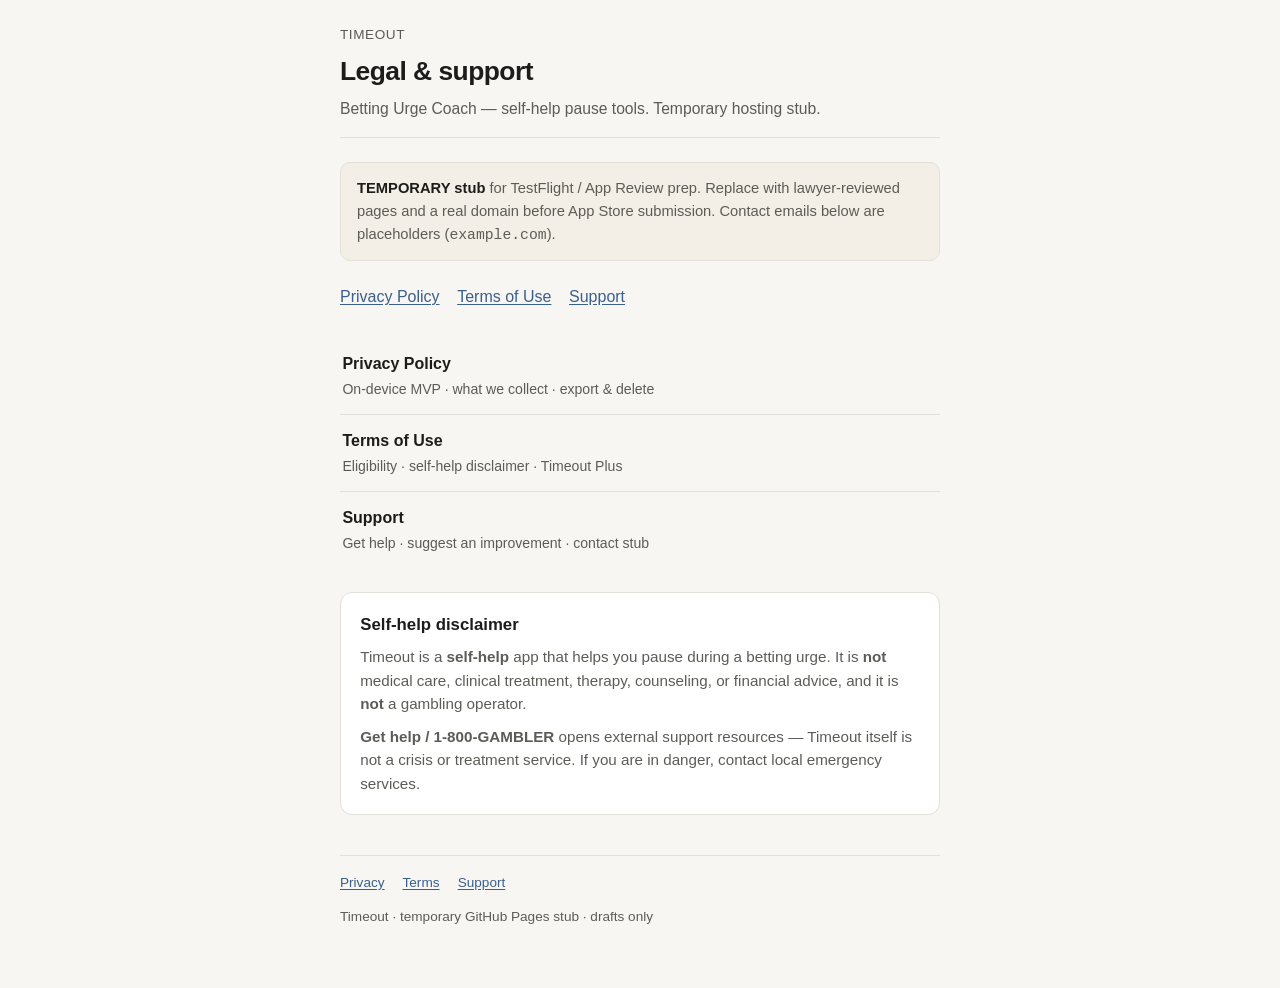
<file: index.html>
<!DOCTYPE html>
<html lang="en">
<head>
  <meta charset="utf-8" />
  <meta name="viewport" content="width=device-width, initial-scale=1" />
  <meta name="description" content="Timeout legal and support stubs for TestFlight and App Review prep." />
  <title>Timeout — Legal &amp; Support (stub)</title>
  <link rel="stylesheet" href="styles.css" />
</head>
<body>
  <div class="wrap">
    <header>
      <p class="brand">Timeout</p>
      <h1>Legal &amp; support</h1>
      <p class="lede">Betting Urge Coach — self-help pause tools. Temporary hosting stub.</p>
    </header>

    <div class="banner" role="note">
      <strong>TEMPORARY stub</strong> for TestFlight / App Review prep.
      Replace with lawyer-reviewed pages and a real domain before App Store submission.
      Contact emails below are placeholders (<code>example.com</code>).
    </div>

    <nav class="toc" aria-label="Pages">
      <a href="privacy.html">Privacy Policy</a>
      <a href="terms.html">Terms of Use</a>
      <a href="support.html">Support</a>
    </nav>

    <ul class="links">
      <li>
        <a href="privacy.html">Privacy Policy
          <span class="hint">On-device MVP · what we collect · export &amp; delete</span>
        </a>
      </li>
      <li>
        <a href="terms.html">Terms of Use
          <span class="hint">Eligibility · self-help disclaimer · Timeout Plus</span>
        </a>
      </li>
      <li>
        <a href="support.html">Support
          <span class="hint">Get help · suggest an improvement · contact stub</span>
        </a>
      </li>
    </ul>

    <div class="card" style="margin-top:1.5rem">
      <h2>Self-help disclaimer</h2>
      <p>
        Timeout is a <strong>self-help</strong> app that helps you pause during a betting urge.
        It is <strong>not</strong> medical care, clinical treatment, therapy, counseling, or financial advice,
        and it is <strong>not</strong> a gambling operator.
      </p>
      <p>
        <strong>Get help / 1-800-GAMBLER</strong> opens external support resources —
        Timeout itself is not a crisis or treatment service.
        If you are in danger, contact local emergency services.
      </p>
    </div>

    <footer>
      <nav aria-label="Footer">
        <a href="privacy.html">Privacy</a>
        <a href="terms.html">Terms</a>
        <a href="support.html">Support</a>
      </nav>
      <p>Timeout · temporary GitHub Pages stub · drafts only</p>
    </footer>
  </div>
</body>
</html>
</file>
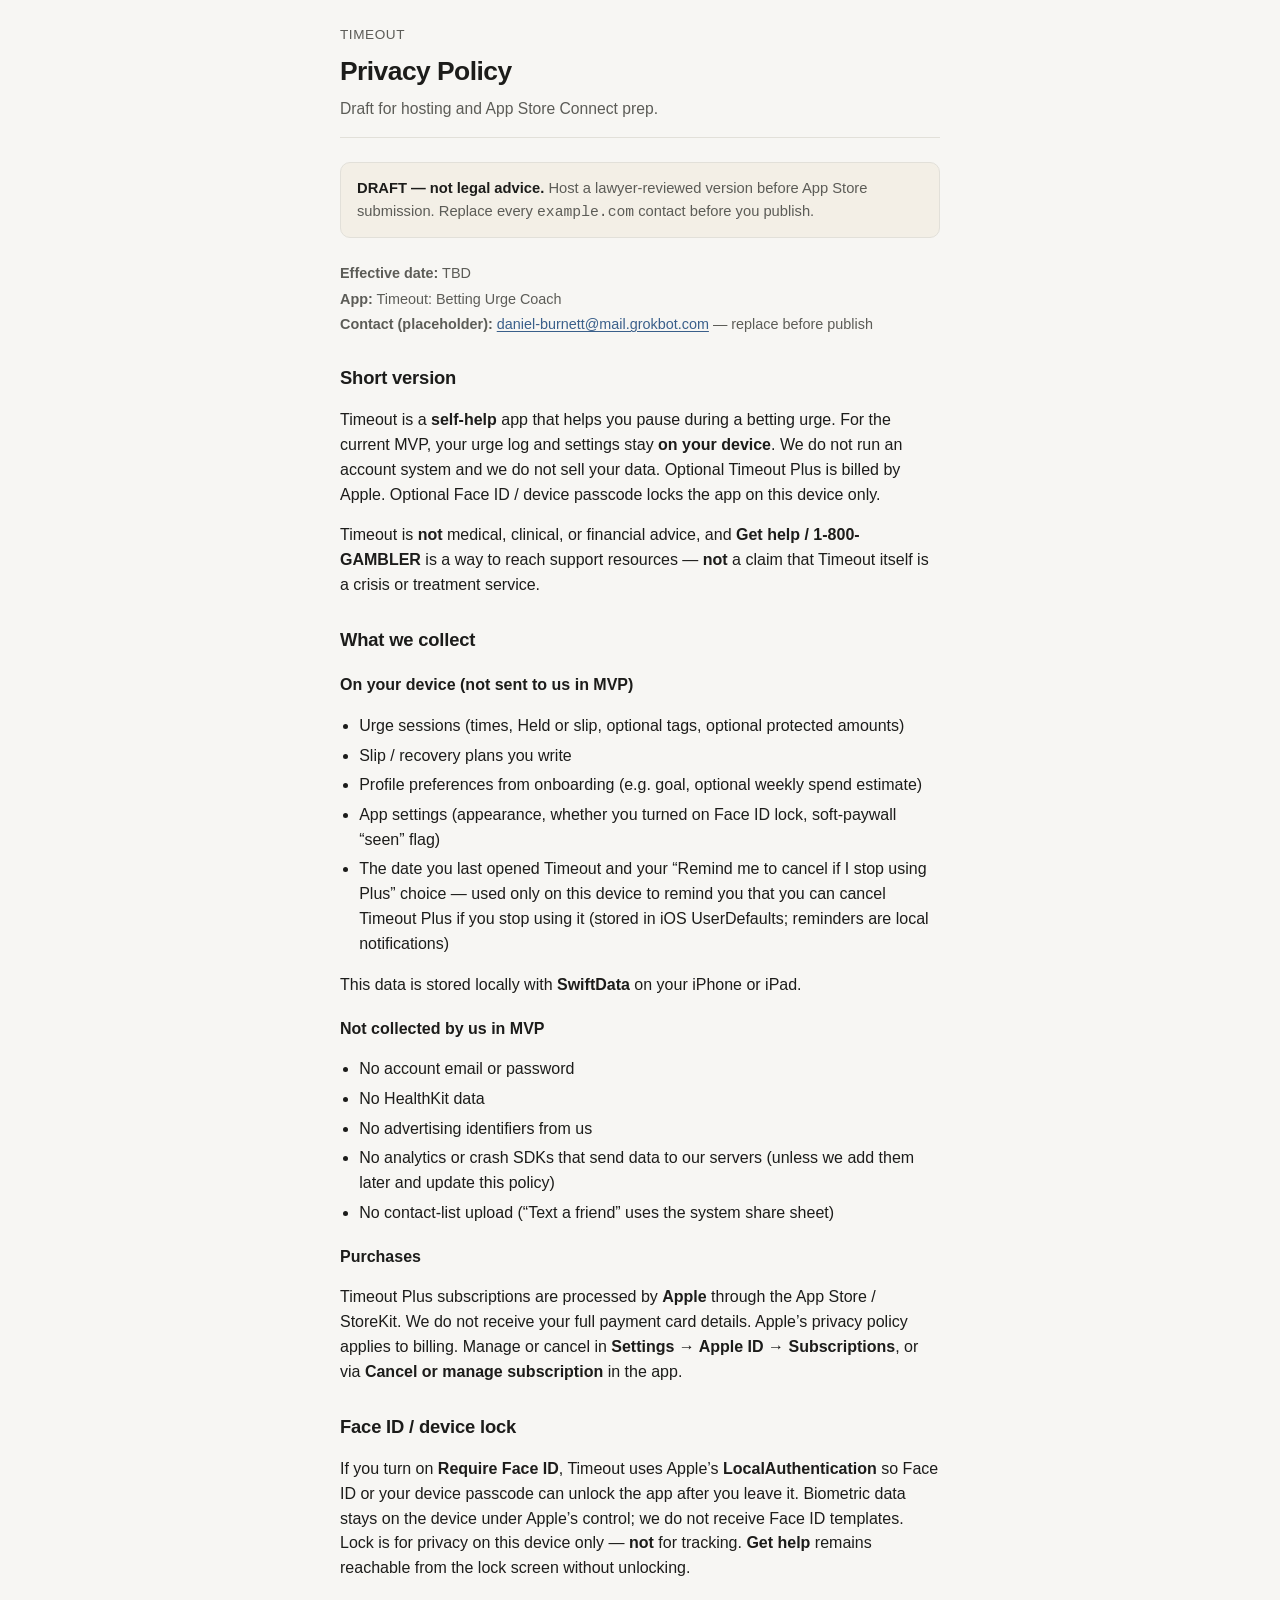
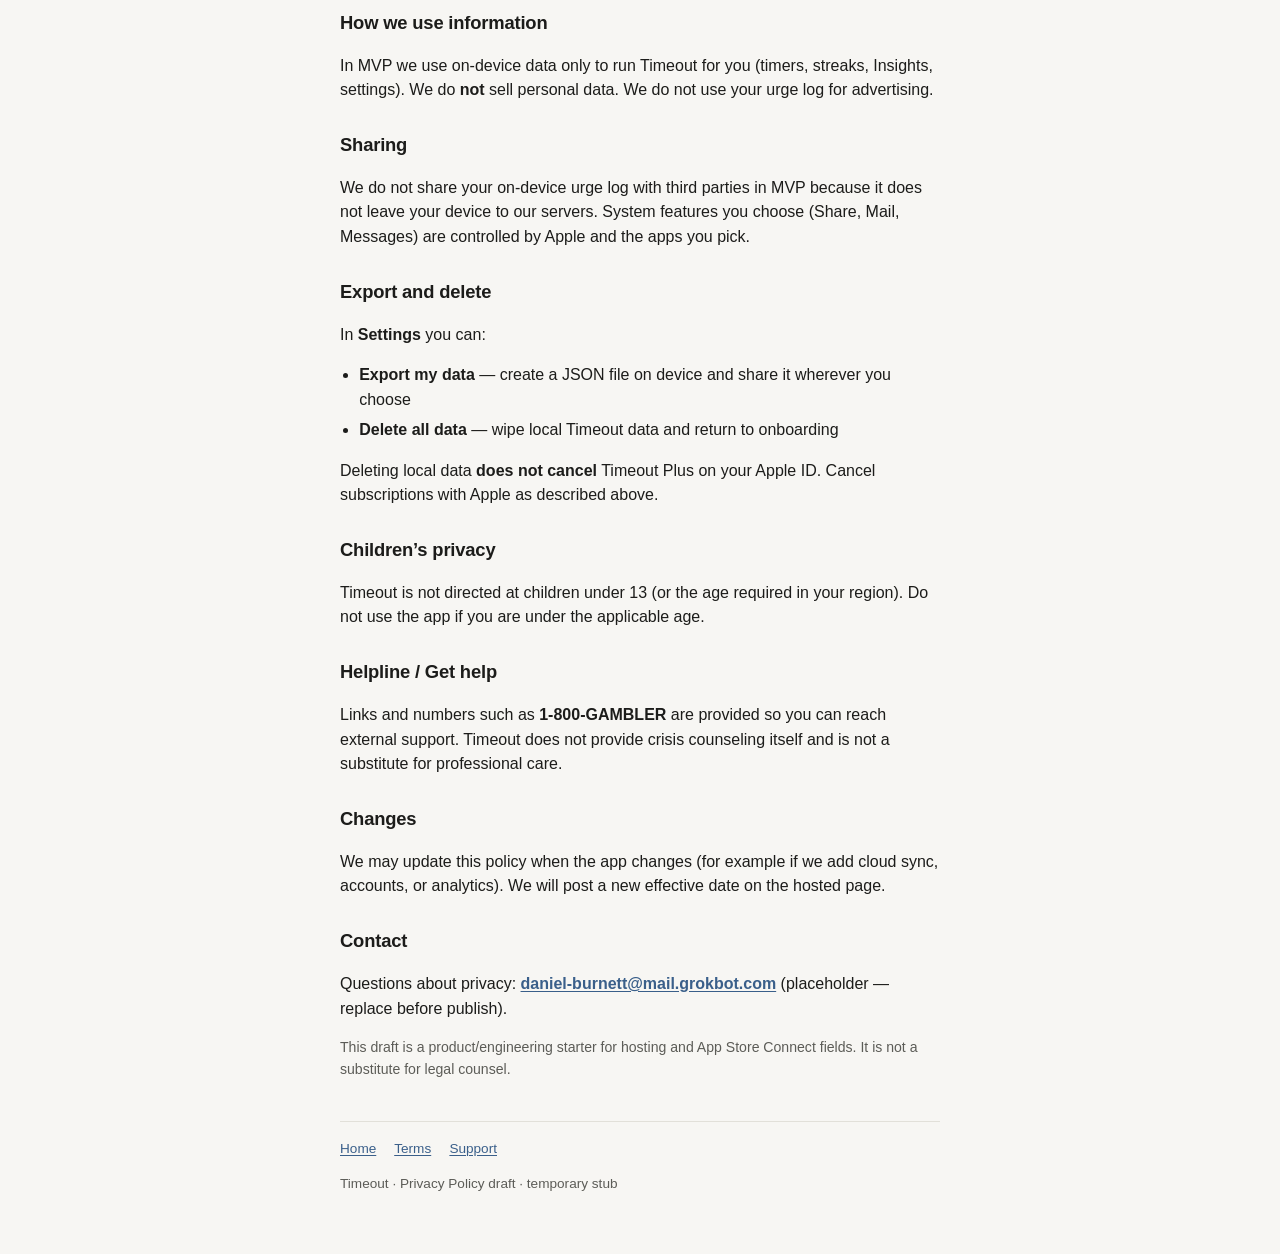
<file: privacy.html>
<!DOCTYPE html>
<html lang="en">
<head>
  <meta charset="utf-8" />
  <meta name="viewport" content="width=device-width, initial-scale=1" />
  <meta name="description" content="Timeout Privacy Policy draft — on-device MVP." />
  <title>Privacy Policy — Timeout</title>
  <link rel="stylesheet" href="styles.css" />
</head>
<body>
  <div class="wrap">
    <header>
      <p class="brand">Timeout</p>
      <h1>Privacy Policy</h1>
      <p class="lede">Draft for hosting and App Store Connect prep.</p>
    </header>

    <div class="banner" role="note">
      <strong>DRAFT — not legal advice.</strong> Host a lawyer-reviewed version before App Store submission.
      Replace every <code>example.com</code> contact before you publish.
    </div>

    <div class="meta">
      <p><strong>Effective date:</strong> TBD</p>
      <p><strong>App:</strong> Timeout: Betting Urge Coach</p>
      <p><strong>Contact (placeholder):</strong> <a href="mailto:daniel-burnett@mail.grokbot.com">daniel-burnett@mail.grokbot.com</a> — replace before publish</p>
    </div>

    <article>
      <h2>Short version</h2>
      <p>
        Timeout is a <strong>self-help</strong> app that helps you pause during a betting urge.
        For the current MVP, your urge log and settings stay <strong>on your device</strong>.
        We do not run an account system and we do not sell your data.
        Optional Timeout Plus is billed by Apple.
        Optional Face ID / device passcode locks the app on this device only.
      </p>
      <p>
        Timeout is <strong>not</strong> medical, clinical, or financial advice, and
        <strong>Get help / 1-800-GAMBLER</strong> is a way to reach support resources —
        <strong>not</strong> a claim that Timeout itself is a crisis or treatment service.
      </p>

      <h2>What we collect</h2>

      <h3>On your device (not sent to us in MVP)</h3>
      <ul>
        <li>Urge sessions (times, Held or slip, optional tags, optional protected amounts)</li>
        <li>Slip / recovery plans you write</li>
        <li>Profile preferences from onboarding (e.g. goal, optional weekly spend estimate)</li>
        <li>App settings (appearance, whether you turned on Face ID lock, soft-paywall “seen” flag)</li>
        <li>The date you last opened Timeout and your “Remind me to cancel if I stop using Plus” choice — used only on this device to remind you that you can cancel Timeout Plus if you stop using it (stored in iOS UserDefaults; reminders are local notifications)</li>
      </ul>
      <p>This data is stored locally with <strong>SwiftData</strong> on your iPhone or iPad.</p>

      <h3>Not collected by us in MVP</h3>
      <ul>
        <li>No account email or password</li>
        <li>No HealthKit data</li>
        <li>No advertising identifiers from us</li>
        <li>No analytics or crash SDKs that send data to our servers (unless we add them later and update this policy)</li>
        <li>No contact-list upload (“Text a friend” uses the system share sheet)</li>
      </ul>

      <h3>Purchases</h3>
      <p>
        Timeout Plus subscriptions are processed by <strong>Apple</strong> through the App Store / StoreKit.
        We do not receive your full payment card details. Apple’s privacy policy applies to billing.
        Manage or cancel in <strong>Settings → Apple ID → Subscriptions</strong>, or via
        <strong>Cancel or manage subscription</strong> in the app.
      </p>

      <h2>Face ID / device lock</h2>
      <p>
        If you turn on <strong>Require Face ID</strong>, Timeout uses Apple’s <strong>LocalAuthentication</strong>
        so Face ID or your device passcode can unlock the app after you leave it.
        Biometric data stays on the device under Apple’s control; we do not receive Face ID templates.
        Lock is for privacy on this device only — <strong>not</strong> for tracking.
        <strong>Get help</strong> remains reachable from the lock screen without unlocking.
      </p>

      <h2>How we use information</h2>
      <p>
        In MVP we use on-device data only to run Timeout for you (timers, streaks, Insights, settings).
        We do <strong>not</strong> sell personal data. We do not use your urge log for advertising.
      </p>

      <h2>Sharing</h2>
      <p>
        We do not share your on-device urge log with third parties in MVP because it does not leave your device to our servers.
        System features you choose (Share, Mail, Messages) are controlled by Apple and the apps you pick.
      </p>

      <h2>Export and delete</h2>
      <p>In <strong>Settings</strong> you can:</p>
      <ul>
        <li><strong>Export my data</strong> — create a JSON file on device and share it wherever you choose</li>
        <li><strong>Delete all data</strong> — wipe local Timeout data and return to onboarding</li>
      </ul>
      <p>
        Deleting local data <strong>does not cancel</strong> Timeout Plus on your Apple ID.
        Cancel subscriptions with Apple as described above.
      </p>

      <h2>Children’s privacy</h2>
      <p>
        Timeout is not directed at children under 13 (or the age required in your region).
        Do not use the app if you are under the applicable age.
      </p>

      <h2>Helpline / Get help</h2>
      <p>
        Links and numbers such as <strong>1-800-GAMBLER</strong> are provided so you can reach external support.
        Timeout does not provide crisis counseling itself and is not a substitute for professional care.
      </p>

      <h2>Changes</h2>
      <p>
        We may update this policy when the app changes (for example if we add cloud sync, accounts, or analytics).
        We will post a new effective date on the hosted page.
      </p>

      <h2>Contact</h2>
      <p>
        Questions about privacy: <a href="mailto:daniel-burnett@mail.grokbot.com"><strong>daniel-burnett@mail.grokbot.com</strong></a>
        (placeholder — replace before publish).
      </p>
      <p class="disclaimer">
        This draft is a product/engineering starter for hosting and App Store Connect fields.
        It is not a substitute for legal counsel.
      </p>
    </article>

    <footer>
      <nav aria-label="Footer">
        <a href="index.html">Home</a>
        <a href="terms.html">Terms</a>
        <a href="support.html">Support</a>
      </nav>
      <p>Timeout · Privacy Policy draft · temporary stub</p>
    </footer>
  </div>
</body>
</html>
</file>
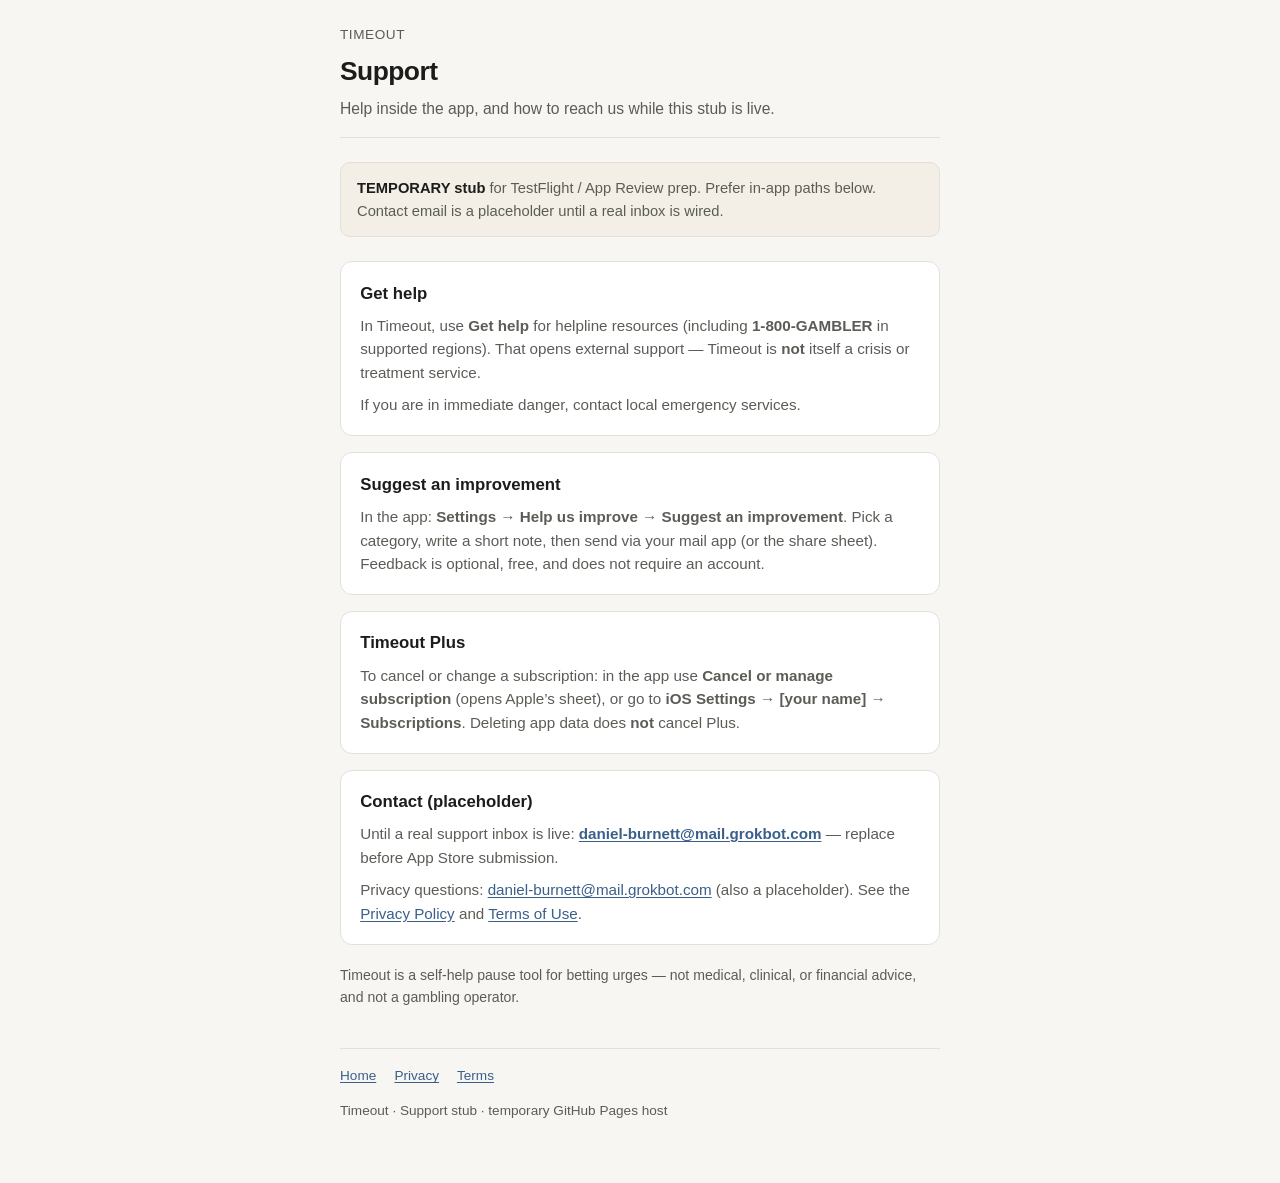
<file: support.html>
<!DOCTYPE html>
<html lang="en">
<head>
  <meta charset="utf-8" />
  <meta name="viewport" content="width=device-width, initial-scale=1" />
  <meta name="description" content="Timeout support — Get help, feedback, temporary stub." />
  <title>Support — Timeout</title>
  <link rel="stylesheet" href="styles.css" />
</head>
<body>
  <div class="wrap">
    <header>
      <p class="brand">Timeout</p>
      <h1>Support</h1>
      <p class="lede">Help inside the app, and how to reach us while this stub is live.</p>
    </header>

    <div class="banner" role="note">
      <strong>TEMPORARY stub</strong> for TestFlight / App Review prep.
      Prefer in-app paths below. Contact email is a placeholder until a real inbox is wired.
    </div>

    <div class="card">
      <h2>Get help</h2>
      <p>
        In Timeout, use <strong>Get help</strong> for helpline resources (including
        <strong>1-800-GAMBLER</strong> in supported regions).
        That opens external support — Timeout is <strong>not</strong> itself a crisis or treatment service.
      </p>
      <p>
        If you are in immediate danger, contact local emergency services.
      </p>
    </div>

    <div class="card">
      <h2>Suggest an improvement</h2>
      <p>
        In the app: <strong>Settings → Help us improve → Suggest an improvement</strong>.
        Pick a category, write a short note, then send via your mail app (or the share sheet).
        Feedback is optional, free, and does not require an account.
      </p>
    </div>

    <div class="card">
      <h2>Timeout Plus</h2>
      <p>
        To cancel or change a subscription: in the app use
        <strong>Cancel or manage subscription</strong> (opens Apple’s sheet),
        or go to <strong>iOS Settings → [your name] → Subscriptions</strong>.
        Deleting app data does <strong>not</strong> cancel Plus.
      </p>
    </div>

    <div class="card">
      <h2>Contact (placeholder)</h2>
      <p>
        Until a real support inbox is live:
        <a href="mailto:daniel-burnett@mail.grokbot.com"><strong>daniel-burnett@mail.grokbot.com</strong></a>
        — replace before App Store submission.
      </p>
      <p>
        Privacy questions: <a href="mailto:daniel-burnett@mail.grokbot.com">daniel-burnett@mail.grokbot.com</a>
        (also a placeholder). See the <a href="privacy.html">Privacy Policy</a>
        and <a href="terms.html">Terms of Use</a>.
      </p>
    </div>

    <p class="disclaimer" style="margin-top:1.25rem">
      Timeout is a self-help pause tool for betting urges — not medical, clinical, or financial advice,
      and not a gambling operator.
    </p>

    <footer>
      <nav aria-label="Footer">
        <a href="index.html">Home</a>
        <a href="privacy.html">Privacy</a>
        <a href="terms.html">Terms</a>
      </nav>
      <p>Timeout · Support stub · temporary GitHub Pages host</p>
    </footer>
  </div>
</body>
</html>
</file>
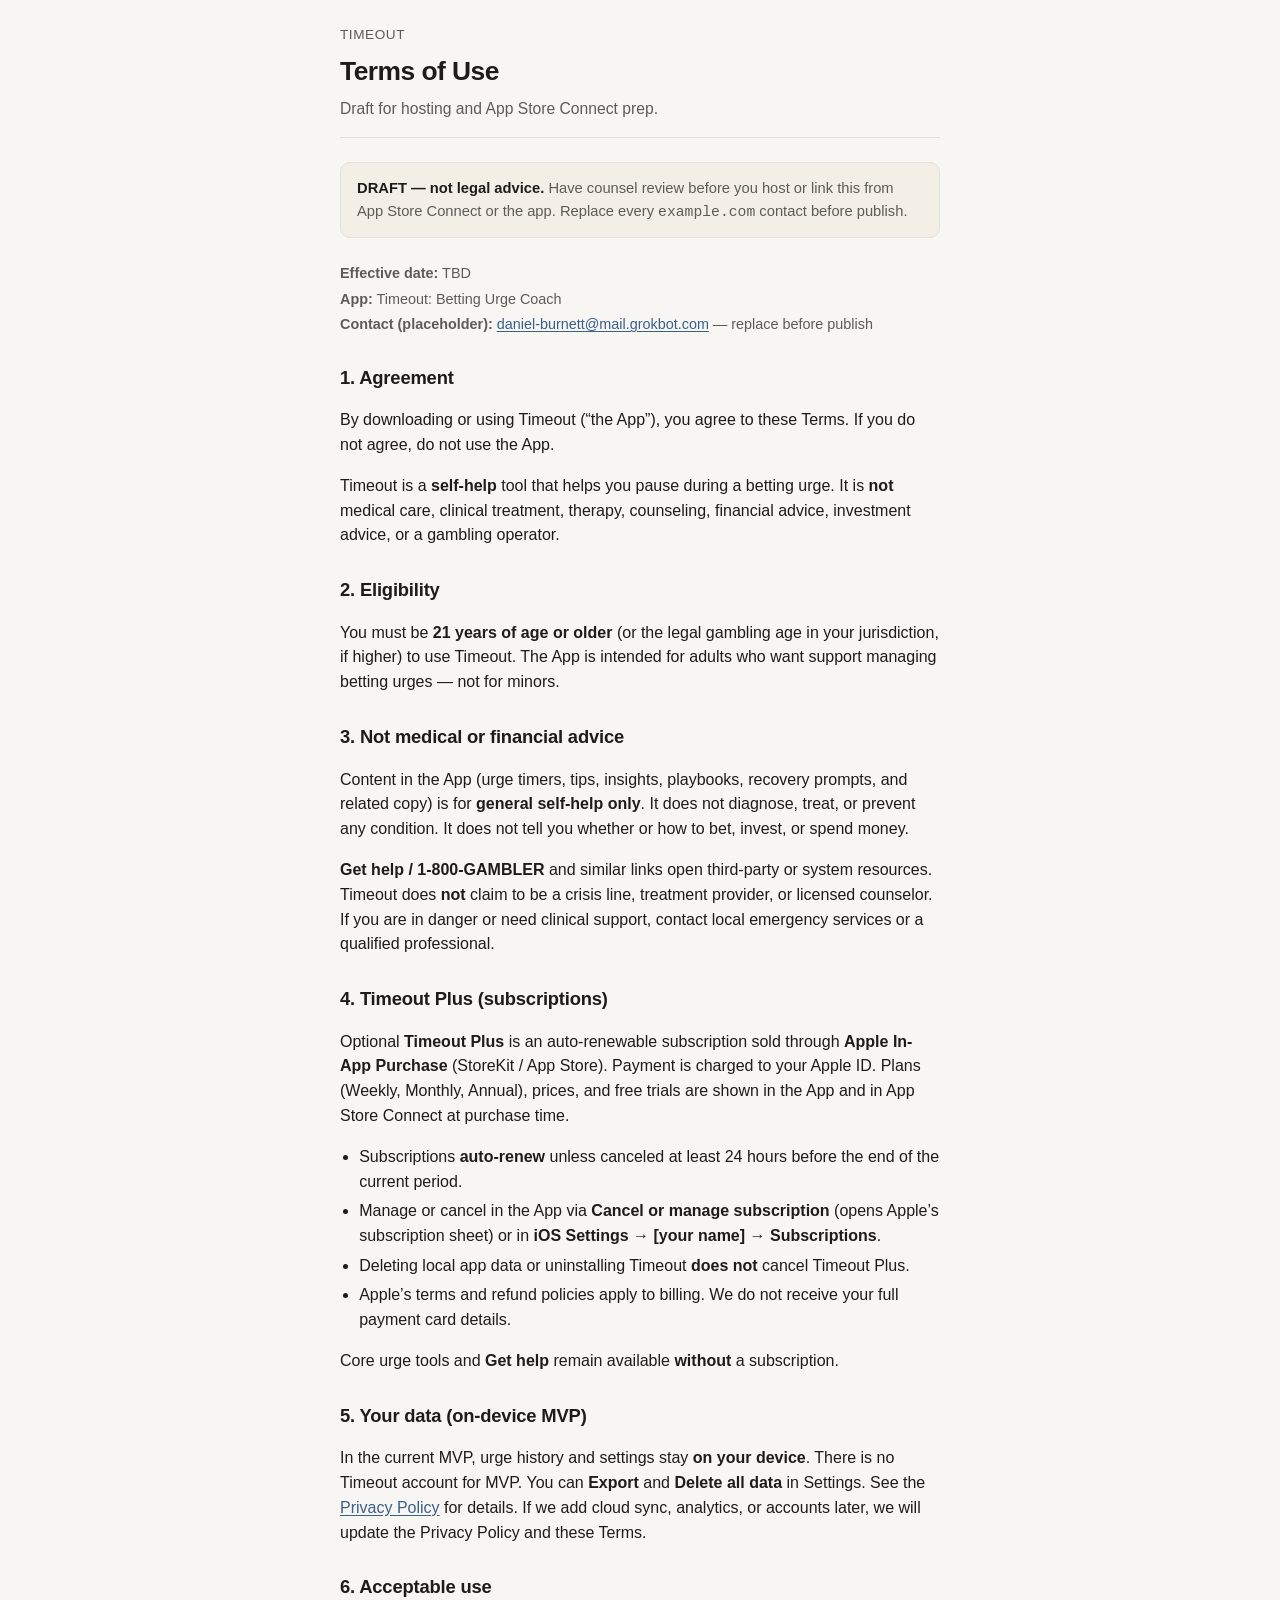
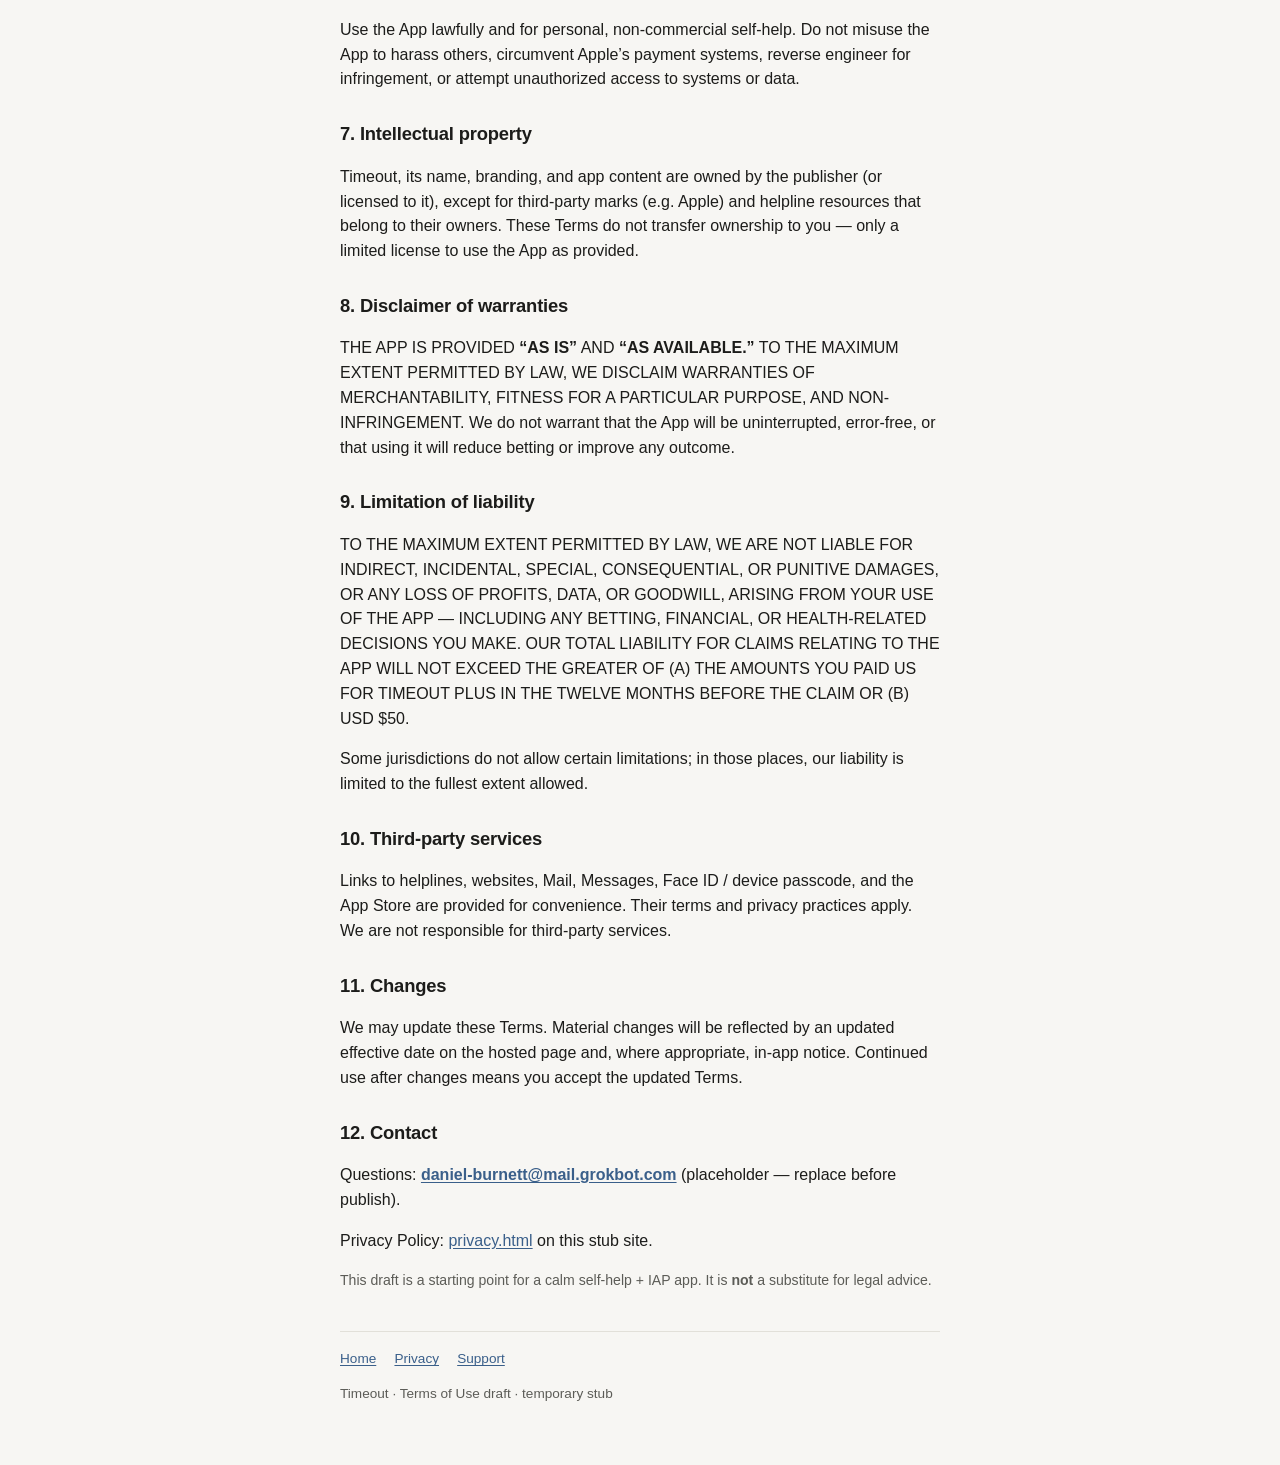
<file: terms.html>
<!DOCTYPE html>
<html lang="en">
<head>
  <meta charset="utf-8" />
  <meta name="viewport" content="width=device-width, initial-scale=1" />
  <meta name="description" content="Timeout Terms of Use draft — self-help and Timeout Plus." />
  <title>Terms of Use — Timeout</title>
  <link rel="stylesheet" href="styles.css" />
</head>
<body>
  <div class="wrap">
    <header>
      <p class="brand">Timeout</p>
      <h1>Terms of Use</h1>
      <p class="lede">Draft for hosting and App Store Connect prep.</p>
    </header>

    <div class="banner" role="note">
      <strong>DRAFT — not legal advice.</strong> Have counsel review before you host or link this from
      App Store Connect or the app. Replace every <code>example.com</code> contact before publish.
    </div>

    <div class="meta">
      <p><strong>Effective date:</strong> TBD</p>
      <p><strong>App:</strong> Timeout: Betting Urge Coach</p>
      <p><strong>Contact (placeholder):</strong> <a href="mailto:daniel-burnett@mail.grokbot.com">daniel-burnett@mail.grokbot.com</a> — replace before publish</p>
    </div>

    <article>
      <h2>1. Agreement</h2>
      <p>
        By downloading or using Timeout (“the App”), you agree to these Terms.
        If you do not agree, do not use the App.
      </p>
      <p>
        Timeout is a <strong>self-help</strong> tool that helps you pause during a betting urge.
        It is <strong>not</strong> medical care, clinical treatment, therapy, counseling,
        financial advice, investment advice, or a gambling operator.
      </p>

      <h2>2. Eligibility</h2>
      <p>
        You must be <strong>21 years of age or older</strong> (or the legal gambling age in your
        jurisdiction, if higher) to use Timeout. The App is intended for adults who want support
        managing betting urges — not for minors.
      </p>

      <h2>3. Not medical or financial advice</h2>
      <p>
        Content in the App (urge timers, tips, insights, playbooks, recovery prompts, and related copy)
        is for <strong>general self-help only</strong>. It does not diagnose, treat, or prevent any condition.
        It does not tell you whether or how to bet, invest, or spend money.
      </p>
      <p>
        <strong>Get help / 1-800-GAMBLER</strong> and similar links open third-party or system resources.
        Timeout does <strong>not</strong> claim to be a crisis line, treatment provider, or licensed counselor.
        If you are in danger or need clinical support, contact local emergency services or a qualified professional.
      </p>

      <h2>4. Timeout Plus (subscriptions)</h2>
      <p>
        Optional <strong>Timeout Plus</strong> is an auto-renewable subscription sold through
        <strong>Apple In-App Purchase</strong> (StoreKit / App Store). Payment is charged to your Apple ID.
        Plans (Weekly, Monthly, Annual), prices, and free trials are shown in the App and in App Store Connect
        at purchase time.
      </p>
      <ul>
        <li>Subscriptions <strong>auto-renew</strong> unless canceled at least 24 hours before the end of the current period.</li>
        <li>Manage or cancel in the App via <strong>Cancel or manage subscription</strong> (opens Apple’s subscription sheet) or in <strong>iOS Settings → [your name] → Subscriptions</strong>.</li>
        <li>Deleting local app data or uninstalling Timeout <strong>does not</strong> cancel Timeout Plus.</li>
        <li>Apple’s terms and refund policies apply to billing. We do not receive your full payment card details.</li>
      </ul>
      <p>Core urge tools and <strong>Get help</strong> remain available <strong>without</strong> a subscription.</p>

      <h2>5. Your data (on-device MVP)</h2>
      <p>
        In the current MVP, urge history and settings stay <strong>on your device</strong>.
        There is no Timeout account for MVP. You can <strong>Export</strong> and <strong>Delete all data</strong>
        in Settings. See the <a href="privacy.html">Privacy Policy</a> for details.
        If we add cloud sync, analytics, or accounts later, we will update the Privacy Policy and these Terms.
      </p>

      <h2>6. Acceptable use</h2>
      <p>
        Use the App lawfully and for personal, non-commercial self-help.
        Do not misuse the App to harass others, circumvent Apple’s payment systems,
        reverse engineer for infringement, or attempt unauthorized access to systems or data.
      </p>

      <h2>7. Intellectual property</h2>
      <p>
        Timeout, its name, branding, and app content are owned by the publisher (or licensed to it),
        except for third-party marks (e.g. Apple) and helpline resources that belong to their owners.
        These Terms do not transfer ownership to you — only a limited license to use the App as provided.
      </p>

      <h2>8. Disclaimer of warranties</h2>
      <p>
        THE APP IS PROVIDED <strong>“AS IS”</strong> AND <strong>“AS AVAILABLE.”</strong>
        TO THE MAXIMUM EXTENT PERMITTED BY LAW, WE DISCLAIM WARRANTIES OF MERCHANTABILITY,
        FITNESS FOR A PARTICULAR PURPOSE, AND NON-INFRINGEMENT.
        We do not warrant that the App will be uninterrupted, error-free, or that using it will
        reduce betting or improve any outcome.
      </p>

      <h2>9. Limitation of liability</h2>
      <p>
        TO THE MAXIMUM EXTENT PERMITTED BY LAW, WE ARE NOT LIABLE FOR INDIRECT, INCIDENTAL, SPECIAL,
        CONSEQUENTIAL, OR PUNITIVE DAMAGES, OR ANY LOSS OF PROFITS, DATA, OR GOODWILL, ARISING FROM
        YOUR USE OF THE APP — INCLUDING ANY BETTING, FINANCIAL, OR HEALTH-RELATED DECISIONS YOU MAKE.
        OUR TOTAL LIABILITY FOR CLAIMS RELATING TO THE APP WILL NOT EXCEED THE GREATER OF
        (A) THE AMOUNTS YOU PAID US FOR TIMEOUT PLUS IN THE TWELVE MONTHS BEFORE THE CLAIM OR
        (B) USD $50.
      </p>
      <p>
        Some jurisdictions do not allow certain limitations; in those places, our liability is limited
        to the fullest extent allowed.
      </p>

      <h2>10. Third-party services</h2>
      <p>
        Links to helplines, websites, Mail, Messages, Face ID / device passcode, and the App Store
        are provided for convenience. Their terms and privacy practices apply.
        We are not responsible for third-party services.
      </p>

      <h2>11. Changes</h2>
      <p>
        We may update these Terms. Material changes will be reflected by an updated effective date
        on the hosted page and, where appropriate, in-app notice.
        Continued use after changes means you accept the updated Terms.
      </p>

      <h2>12. Contact</h2>
      <p>
        Questions: <a href="mailto:daniel-burnett@mail.grokbot.com"><strong>daniel-burnett@mail.grokbot.com</strong></a>
        (placeholder — replace before publish).
      </p>
      <p>Privacy Policy: <a href="privacy.html">privacy.html</a> on this stub site.</p>
      <p class="disclaimer">
        This draft is a starting point for a calm self-help + IAP app.
        It is <strong>not</strong> a substitute for legal advice.
      </p>
    </article>

    <footer>
      <nav aria-label="Footer">
        <a href="index.html">Home</a>
        <a href="privacy.html">Privacy</a>
        <a href="support.html">Support</a>
      </nav>
      <p>Timeout · Terms of Use draft · temporary stub</p>
    </footer>
  </div>
</body>
</html>
</file>
<file: styles.css>
:root {
  --bg: #f7f6f3;
  --ink: #1c1c1a;
  --muted: #5c5c57;
  --line: #e2e0d9;
  --link: #3a5f8a;
  --link-hover: #2a4a6e;
  --card: #ffffff;
  --accent: #4a6fa5;
  --warn-bg: #f3efe6;
}
* { box-sizing: border-box; }
html { -webkit-text-size-adjust: 100%; }
body {
  margin: 0;
  font-family: -apple-system, BlinkMacSystemFont, "Segoe UI", Roboto, Helvetica, Arial, sans-serif;
  background: var(--bg);
  color: var(--ink);
  line-height: 1.55;
  font-size: 16px;
}
a { color: var(--link); text-decoration: underline; text-underline-offset: 2px; }
a:hover { color: var(--link-hover); }
.wrap {
  max-width: 40rem;
  margin: 0 auto;
  padding: 1.5rem 1.25rem 3rem;
}
header {
  border-bottom: 1px solid var(--line);
  padding-bottom: 1rem;
  margin-bottom: 1.5rem;
}
.brand {
  font-size: 0.85rem;
  letter-spacing: 0.04em;
  text-transform: uppercase;
  color: var(--muted);
  margin: 0 0 0.35rem;
}
h1 {
  font-size: 1.65rem;
  font-weight: 650;
  margin: 0 0 0.35rem;
  letter-spacing: -0.02em;
}
.lede { color: var(--muted); margin: 0; font-size: 0.98rem; }
.banner {
  background: var(--warn-bg);
  border: 1px solid var(--line);
  border-radius: 10px;
  padding: 0.85rem 1rem;
  margin: 0 0 1.5rem;
  color: var(--muted);
  font-size: 0.92rem;
}
.banner strong { color: var(--ink); }
nav.toc {
  display: flex;
  flex-wrap: wrap;
  gap: 0.65rem 1.1rem;
  margin: 0 0 1.75rem;
  padding: 0;
}
nav.toc a { font-weight: 500; }
.card {
  background: var(--card);
  border: 1px solid var(--line);
  border-radius: 12px;
  padding: 1.15rem 1.2rem;
  margin: 0 0 1rem;
}
.card h2 {
  font-size: 1.05rem;
  margin: 0 0 0.45rem;
}
.card p { margin: 0; color: var(--muted); font-size: 0.95rem; }
.card p + p { margin-top: 0.55rem; }
ul.links {
  list-style: none;
  padding: 0;
  margin: 0;
}
ul.links li {
  border-bottom: 1px solid var(--line);
}
ul.links li:last-child { border-bottom: none; }
ul.links a {
  display: block;
  padding: 0.85rem 0.15rem;
  text-decoration: none;
  color: var(--ink);
  font-weight: 550;
}
ul.links a:hover { color: var(--link); }
ul.links .hint {
  display: block;
  font-weight: 400;
  color: var(--muted);
  font-size: 0.88rem;
  margin-top: 0.15rem;
}
article h2 {
  font-size: 1.15rem;
  margin: 1.75rem 0 0.55rem;
  letter-spacing: -0.01em;
}
article h3 {
  font-size: 1rem;
  margin: 1.2rem 0 0.4rem;
}
article p, article li { color: var(--ink); }
article ul { padding-left: 1.2rem; }
article li { margin: 0.3rem 0; }
.meta {
  color: var(--muted);
  font-size: 0.9rem;
  margin: 0 0 1rem;
}
.meta p { margin: 0.2rem 0; }
footer {
  margin-top: 2.5rem;
  padding-top: 1rem;
  border-top: 1px solid var(--line);
  color: var(--muted);
  font-size: 0.85rem;
}
footer nav { margin-bottom: 0.65rem; }
footer a { margin-right: 0.9rem; }
.disclaimer {
  font-size: 0.88rem;
  color: var(--muted);
}
</file>
